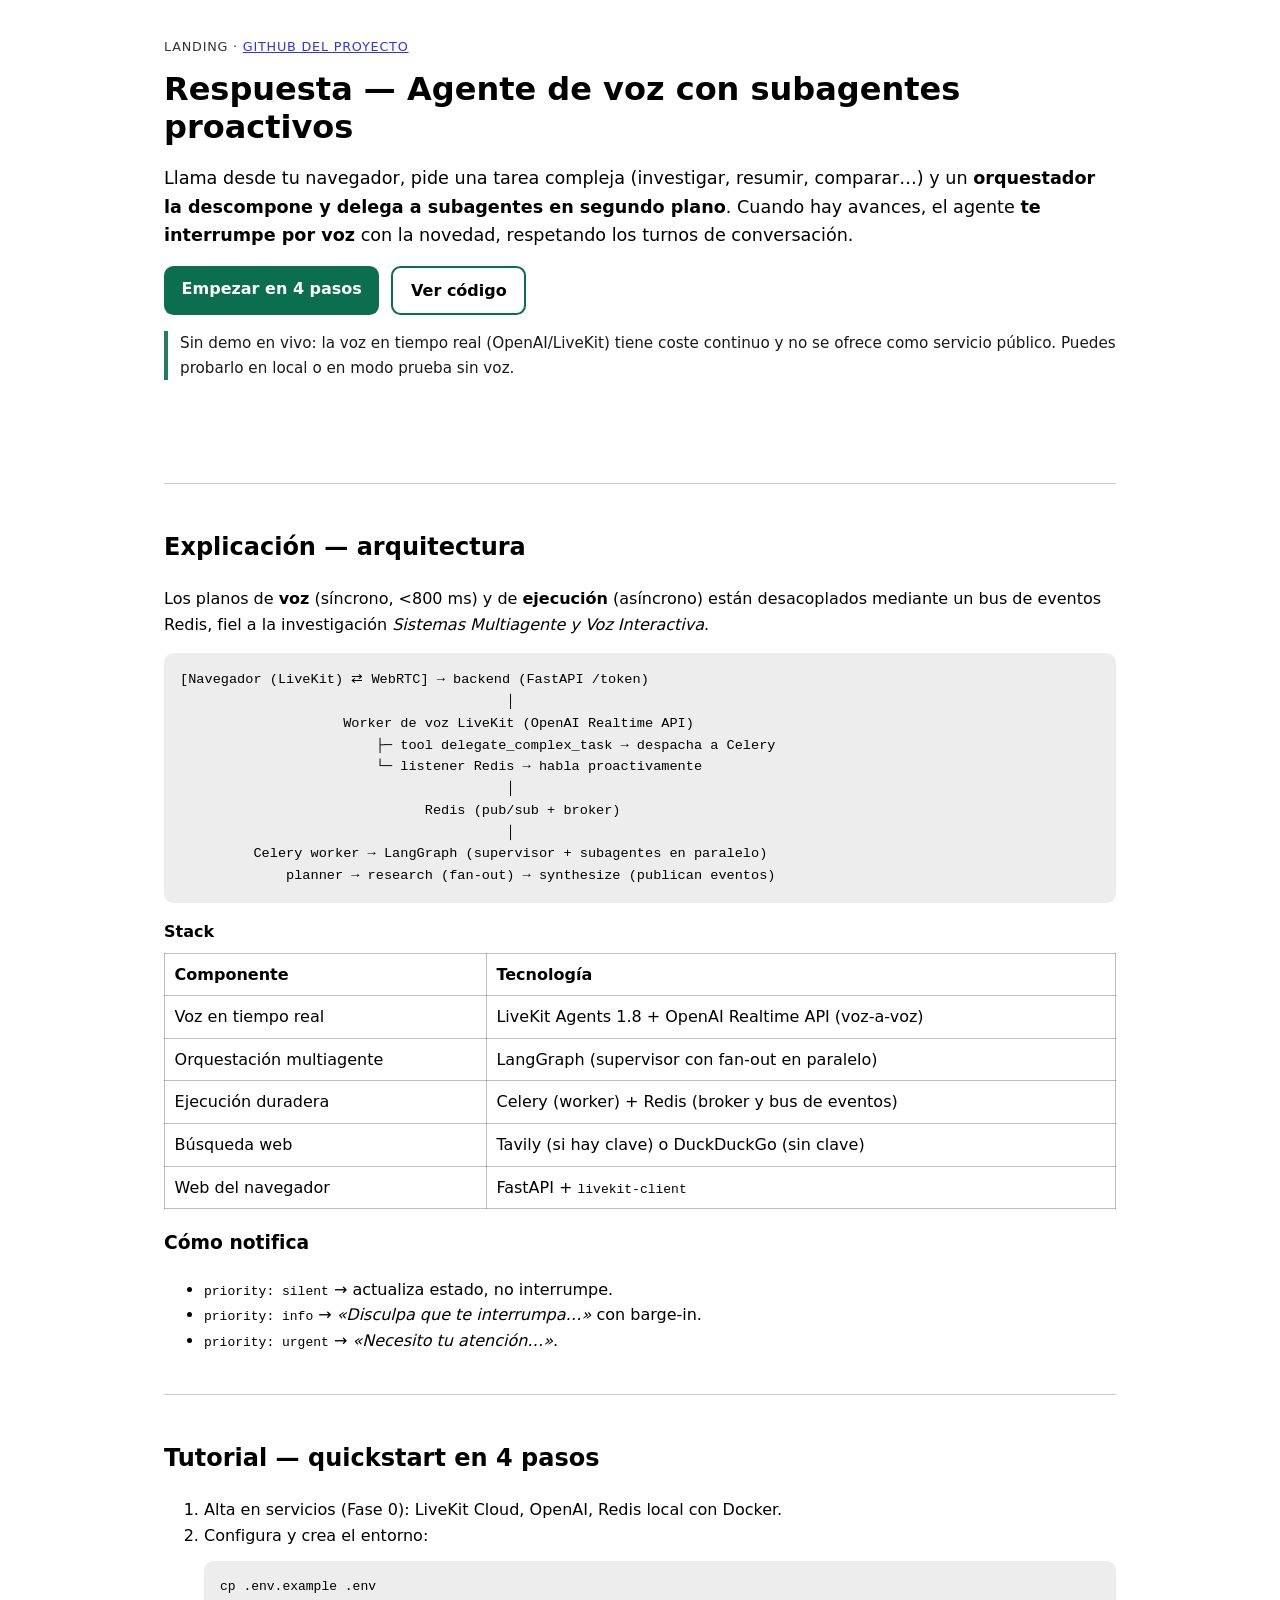
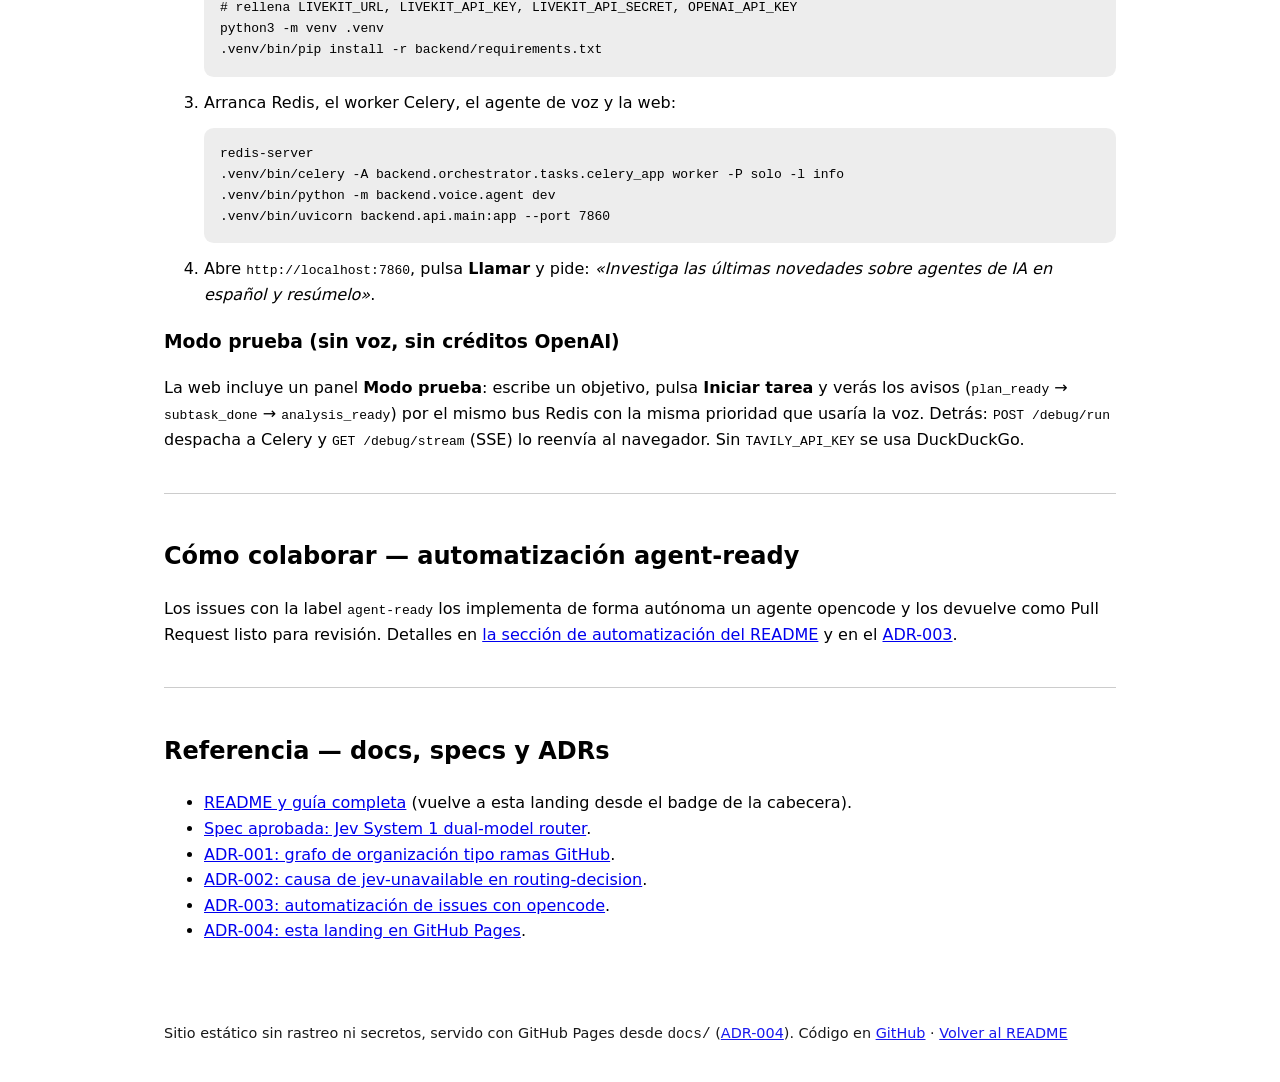
<file: docs/index.html>
<!DOCTYPE html>
<html lang="es">
<head>
  <meta charset="utf-8">
  <meta name="viewport" content="width=device-width, initial-scale=1">
  <title>Respuesta — Agente de voz con subagentes proactivos</title>
  <meta name="description" content="Agente de voz que delega tareas complejas a subagentes en segundo plano y te interrumpe por voz con los avances. Quickstart, arquitectura y docs.">
  <link rel="stylesheet" href="styles.css">
</head>
<body>
  <header class="hero">
    <p class="kicker">Landing · <a href="https://github.com/DiegoVicenteCamara/agente-respuesta">GitHub del proyecto</a></p>
    <h1>Respuesta — Agente de voz con subagentes proactivos</h1>
    <p class="pitch">
      Llama desde tu navegador, pide una tarea compleja (investigar, resumir,
      comparar…) y un <strong>orquestador la descompone y delega a subagentes en
      segundo plano</strong>. Cuando hay avances, el agente
      <strong>te interrumpe por voz</strong> con la novedad, respetando los turnos
      de conversación.
    </p>
    <p class="cta">
      <a class="btn" href="#quickstart">Empezar en 4 pasos</a>
      <a class="btn ghost" href="https://github.com/DiegoVicenteCamara/agente-respuesta">Ver código</a>
    </p>
    <p class="note">Sin demo en vivo: la voz en tiempo real (OpenAI/LiveKit) tiene coste continuo y no se ofrece como servicio público. Puedes probarlo en local o en modo prueba sin voz.</p>
  </header>

  <main>
    <section id="arquitectura" aria-labelledby="arquitectura-h">
      <h2 id="arquitectura-h">Explicación — arquitectura</h2>
      <p>
        Los planos de <strong>voz</strong> (síncrono, &lt;800&nbsp;ms) y de
        <strong>ejecución</strong> (asíncrono) están desacoplados mediante un bus
        de eventos Redis, fiel a la investigación
        <em>Sistemas Multiagente y Voz Interactiva</em>.
      </p>
      <pre class="diagram" aria-label="Diagrama de arquitectura">[Navegador (LiveKit) ⇄ WebRTC] → backend (FastAPI /token)
                                        │
                    Worker de voz LiveKit (OpenAI Realtime API)
                        ├─ tool delegate_complex_task → despacha a Celery
                        └─ listener Redis → habla proactivamente
                                        │
                              Redis (pub/sub + broker)
                                        │
         Celery worker → LangGraph (supervisor + subagentes en paralelo)
             planner → research (fan-out) → synthesize (publican eventos)</pre>
      <table class="stack">
        <caption>Stack</caption>
        <tr><th>Componente</th><th>Tecnología</th></tr>
        <tr><td>Voz en tiempo real</td><td>LiveKit Agents 1.8 + OpenAI Realtime API (voz-a-voz)</td></tr>
        <tr><td>Orquestación multiagente</td><td>LangGraph (supervisor con fan-out en paralelo)</td></tr>
        <tr><td>Ejecución duradera</td><td>Celery (worker) + Redis (broker y bus de eventos)</td></tr>
        <tr><td>Búsqueda web</td><td>Tavily (si hay clave) o DuckDuckGo (sin clave)</td></tr>
        <tr><td>Web del navegador</td><td>FastAPI + <code>livekit-client</code></td></tr>
      </table>
      <h3>Cómo notifica</h3>
      <ul>
        <li><code>priority: silent</code> → actualiza estado, no interrumpe.</li>
        <li><code>priority: info</code> → <em>«Disculpa que te interrumpa…»</em> con barge-in.</li>
        <li><code>priority: urgent</code> → <em>«Necesito tu atención…»</em>.</li>
      </ul>
    </section>

    <section id="quickstart" aria-labelledby="quickstart-h">
      <h2 id="quickstart-h">Tutorial — quickstart en 4 pasos</h2>
      <ol>
        <li>Alta en servicios (Fase 0): LiveKit Cloud, OpenAI, Redis local con Docker.</li>
        <li>Configura y crea el entorno:
          <pre><code>cp .env.example .env
# rellena LIVEKIT_URL, LIVEKIT_API_KEY, LIVEKIT_API_SECRET, OPENAI_API_KEY
python3 -m venv .venv
.venv/bin/pip install -r backend/requirements.txt</code></pre>
        </li>
        <li>Arranca Redis, el worker Celery, el agente de voz y la web:
          <pre><code>redis-server
.venv/bin/celery -A backend.orchestrator.tasks.celery_app worker -P solo -l info
.venv/bin/python -m backend.voice.agent dev
.venv/bin/uvicorn backend.api.main:app --port 7860</code></pre>
        </li>
        <li>Abre <code>http://localhost:7860</code>, pulsa <strong>Llamar</strong> y pide: <em>«Investiga las últimas novedades sobre agentes de IA en español y resúmelo»</em>.</li>
      </ol>
      <h3>Modo prueba (sin voz, sin créditos OpenAI)</h3>
      <p>
        La web incluye un panel <strong>Modo prueba</strong>: escribe un objetivo,
        pulsa <strong>Iniciar tarea</strong> y verás los avisos
        (<code>plan_ready</code> → <code>subtask_done</code> → <code>analysis_ready</code>)
        por el mismo bus Redis con la misma prioridad que usaría la voz.
        Detrás: <code>POST /debug/run</code> despacha a Celery y
        <code>GET /debug/stream</code> (SSE) lo reenvía al navegador.
        Sin <code>TAVILY_API_KEY</code> se usa DuckDuckGo.
      </p>
    </section>

    <section id="automatizacion" aria-labelledby="automatizacion-h">
      <h2 id="automatizacion-h">Cómo colaborar — automatización agent-ready</h2>
      <p>
        Los issues con la label <code>agent-ready</code> los implementa de forma
        autónoma un agente opencode y los devuelve como Pull Request listo para
        revisión. Detalles en
        <a href="https://github.com/DiegoVicenteCamara/agente-respuesta#implementaci%C3%B3n-aut%C3%B3noma-de-issues-opencode-en-ci">la sección de automatización del README</a>
        y en el <a href="decisions/ADR-003-automatizacion-de-issues-con-opencode-github-agent.md">ADR-003</a>.
      </p>
    </section>

    <section id="docs" aria-labelledby="docs-h">
      <h2 id="docs-h">Referencia — docs, specs y ADRs</h2>
      <ul>
        <li><a href="https://github.com/DiegoVicenteCamara/agente-respuesta">README y guía completa</a> (vuelve a esta landing desde el badge de la cabecera).</li>
        <li><a href="https://github.com/DiegoVicenteCamara/agente-respuesta/blob/main/SPEC-jev-router.md">Spec aprobada: Jev System 1 dual-model router</a>.</li>
        <li><a href="decisions/ADR-001-grafo-de-organizacion-tipo-ramas-github-con-columnas-reutilizables-por-tarea.md">ADR-001: grafo de organización tipo ramas GitHub</a>.</li>
        <li><a href="decisions/ADR-002-publicar-causa-de-jev-unavailable-en-routing-decision-detalle.md">ADR-002: causa de jev-unavailable en routing-decision</a>.</li>
        <li><a href="decisions/ADR-003-automatizacion-de-issues-con-opencode-github-agent.md">ADR-003: automatización de issues con opencode</a>.</li>
        <li><a href="decisions/ADR-004-landing-page-en-github-pages-desde-docs-con-deploy-por-actions.md">ADR-004: esta landing en GitHub Pages</a>.</li>
      </ul>
    </section>
  </main>

  <footer>
    <p>
      Sitio estático sin rastreo ni secretos, servido con GitHub Pages desde
      <code>docs/</code> (<a href="decisions/ADR-004-landing-page-en-github-pages-desde-docs-con-deploy-por-actions.md">ADR-004</a>).
      Código en <a href="https://github.com/DiegoVicenteCamara/agente-respuesta">GitHub</a> ·
      <a href="https://github.com/DiegoVicenteCamara/agente-respuesta">Volver al README</a>
    </p>
  </footer>
</body>
</html>
</file>
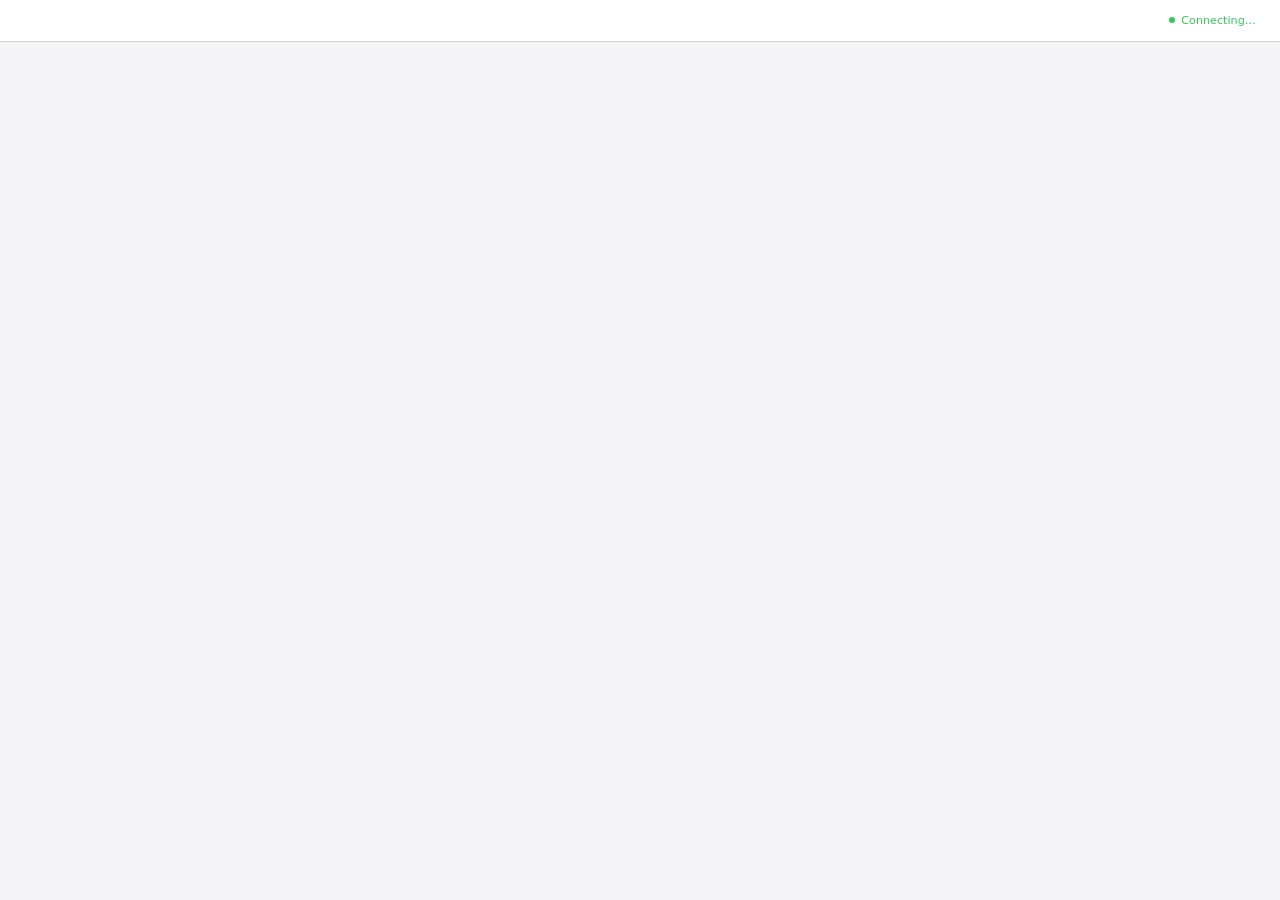
<file: .agents/skills/brainstorming/scripts/frame-template.html>
<!DOCTYPE html>
<html>
<head>
  <meta charset="utf-8">
  <title>Superpowers Brainstorming</title>
  <style>
    /*
     * BRAINSTORM COMPANION FRAME TEMPLATE
     *
     * This template provides a consistent frame with:
     * - OS-aware light/dark theming
     * - Header branding and connection status
     * - Scrollable main content area
     * - CSS helpers for common UI patterns
     *
     * Content is injected via placeholder comment in #frame-content.
     */

    * { box-sizing: border-box; margin: 0; padding: 0; }
    html, body { height: 100%; overflow: hidden; }

    /* ===== THEME VARIABLES ===== */
    :root {
      --bg-primary: #f5f5f7;
      --bg-secondary: #ffffff;
      --bg-tertiary: #e5e5e7;
      --border: #d1d1d6;
      --text-primary: #1d1d1f;
      --text-secondary: #86868b;
      --text-tertiary: #aeaeb2;
      --accent: #0071e3;
      --accent-hover: #0077ed;
      --success: #34c759;
      --warning: #ff9f0a;
      --error: #ff3b30;
      --selected-bg: #e8f4fd;
      --selected-border: #0071e3;
    }

    @media (prefers-color-scheme: dark) {
      :root {
        --bg-primary: #1d1d1f;
        --bg-secondary: #2d2d2f;
        --bg-tertiary: #3d3d3f;
        --border: #424245;
        --text-primary: #f5f5f7;
        --text-secondary: #86868b;
        --text-tertiary: #636366;
        --accent: #0a84ff;
        --accent-hover: #409cff;
        --selected-bg: rgba(10, 132, 255, 0.15);
        --selected-border: #0a84ff;
      }
    }

    body {
      font-family: system-ui, -apple-system, BlinkMacSystemFont, sans-serif;
      background: var(--bg-primary);
      color: var(--text-primary);
      display: flex;
      flex-direction: column;
      line-height: 1.5;
    }

    /* ===== FRAME STRUCTURE ===== */
    .brand { display: flex; align-items: center; min-width: 0; overflow: hidden; color: var(--text-secondary); line-height: 1; }
    .brand a { color: inherit; text-decoration: none; display: flex; align-items: center; gap: 0.5rem; min-width: 0; max-width: 100%; line-height: 1; }
    .brand-copy { display: block; min-width: 0; overflow: hidden; text-overflow: ellipsis; white-space: nowrap; line-height: 1; transform: translateY(-1px); }
    .brand-logo { display: block; height: 1em; width: auto; max-width: 180px; flex-shrink: 0; filter: invert(1); }
    @media (prefers-color-scheme: dark) {
      .brand-logo { filter: none; }
    }
    .status { font-size: 0.7rem; color: var(--status-color, var(--success)); display: flex; align-items: center; gap: 0.4rem; justify-self: end; white-space: nowrap; line-height: 1; }
    .status::before { content: ''; width: 6px; height: 6px; background: var(--status-color, var(--success)); border-radius: 50%; }

    .main { flex: 1; overflow-y: auto; }
    #frame-content { padding: 2rem; min-height: 100%; }

    .header {
      background: var(--bg-secondary);
      border-bottom: 1px solid var(--border);
      padding: 0.5rem 1.5rem;
      flex-shrink: 0;
      display: grid;
      grid-template-columns: minmax(0, 1fr) auto;
      align-items: center;
      gap: 1rem;
      min-height: 42px;
    }
    .header .brand { justify-self: start; width: 100%; font-size: 0.75rem; line-height: 1; }
    .header .status { grid-column: 2; line-height: 1; }
    .header span {
      font-size: 0.75rem;
      color: var(--text-secondary);
    }
    .header .selected-text {
      color: var(--accent);
      font-weight: 500;
    }

    /* ===== TYPOGRAPHY ===== */
    h2 { font-size: 1.5rem; font-weight: 600; margin-bottom: 0.5rem; }
    h3 { font-size: 1.1rem; font-weight: 600; margin-bottom: 0.25rem; }
    .subtitle { color: var(--text-secondary); margin-bottom: 1.5rem; }
    .section { margin-bottom: 2rem; }
    .label { font-size: 0.7rem; color: var(--text-secondary); text-transform: uppercase; letter-spacing: 0.05em; margin-bottom: 0.5rem; }

    /* ===== OPTIONS (for A/B/C choices) ===== */
    .options { display: flex; flex-direction: column; gap: 0.75rem; }
    .option {
      background: var(--bg-secondary);
      border: 2px solid var(--border);
      border-radius: 12px;
      padding: 1rem 1.25rem;
      cursor: pointer;
      transition: all 0.15s ease;
      display: flex;
      align-items: flex-start;
      gap: 1rem;
    }
    .option:hover { border-color: var(--accent); }
    .option.selected { background: var(--selected-bg); border-color: var(--selected-border); }
    .option .letter {
      background: var(--bg-tertiary);
      color: var(--text-secondary);
      width: 1.75rem; height: 1.75rem;
      border-radius: 6px;
      display: flex; align-items: center; justify-content: center;
      font-weight: 600; font-size: 0.85rem; flex-shrink: 0;
    }
    .option.selected .letter { background: var(--accent); color: white; }
    .option .content { flex: 1; }
    .option .content h3 { font-size: 0.95rem; margin-bottom: 0.15rem; }
    .option .content p { color: var(--text-secondary); font-size: 0.85rem; margin: 0; }

    /* ===== CARDS (for showing designs/mockups) ===== */
    .cards { display: grid; grid-template-columns: repeat(auto-fit, minmax(280px, 1fr)); gap: 1rem; }
    .card {
      background: var(--bg-secondary);
      border: 1px solid var(--border);
      border-radius: 12px;
      overflow: hidden;
      cursor: pointer;
      transition: all 0.15s ease;
    }
    .card:hover { border-color: var(--accent); transform: translateY(-2px); box-shadow: 0 4px 12px rgba(0,0,0,0.1); }
    .card.selected { border-color: var(--selected-border); border-width: 2px; }
    .card-image { background: var(--bg-tertiary); aspect-ratio: 16/10; display: flex; align-items: center; justify-content: center; }
    .card-body { padding: 1rem; }
    .card-body h3 { margin-bottom: 0.25rem; }
    .card-body p { color: var(--text-secondary); font-size: 0.85rem; }

    /* ===== MOCKUP CONTAINER ===== */
    .mockup {
      background: var(--bg-secondary);
      border: 1px solid var(--border);
      border-radius: 12px;
      overflow: hidden;
      margin-bottom: 1.5rem;
    }
    .mockup-header {
      background: var(--bg-tertiary);
      padding: 0.5rem 1rem;
      font-size: 0.75rem;
      color: var(--text-secondary);
      border-bottom: 1px solid var(--border);
    }
    .mockup-body { padding: 1.5rem; }

    /* ===== SPLIT VIEW (side-by-side comparison) ===== */
    .split { display: grid; grid-template-columns: 1fr 1fr; gap: 1.5rem; }
    @media (max-width: 700px) { .split { grid-template-columns: 1fr; } }

    /* ===== PROS/CONS ===== */
    .pros-cons { display: grid; grid-template-columns: 1fr 1fr; gap: 1rem; margin: 1rem 0; }
    .pros, .cons { background: var(--bg-secondary); border-radius: 8px; padding: 1rem; }
    .pros h4 { color: var(--success); font-size: 0.85rem; margin-bottom: 0.5rem; }
    .cons h4 { color: var(--error); font-size: 0.85rem; margin-bottom: 0.5rem; }
    .pros ul, .cons ul { margin-left: 1.25rem; font-size: 0.85rem; color: var(--text-secondary); }
    .pros li, .cons li { margin-bottom: 0.25rem; }

    /* ===== PLACEHOLDER (for mockup areas) ===== */
    .placeholder {
      background: var(--bg-tertiary);
      border: 2px dashed var(--border);
      border-radius: 8px;
      padding: 2rem;
      text-align: center;
      color: var(--text-tertiary);
    }

    /* ===== INLINE MOCKUP ELEMENTS ===== */
    .mock-nav { background: var(--accent); color: white; padding: 0.75rem 1rem; display: flex; gap: 1.5rem; font-size: 0.9rem; }
    .mock-sidebar { background: var(--bg-tertiary); padding: 1rem; min-width: 180px; }
    .mock-content { padding: 1.5rem; flex: 1; }
    .mock-button { background: var(--accent); color: white; border: none; padding: 0.5rem 1rem; border-radius: 6px; font-size: 0.85rem; }
    .mock-input { background: var(--bg-primary); border: 1px solid var(--border); border-radius: 6px; padding: 0.5rem; width: 100%; }
  </style>
</head>
<body>
  <div class="header">
    <!-- BRANDING -->
    <div class="status">Connecting…</div>
  </div>

  <div class="main">
    <div id="frame-content">
      <!-- CONTENT -->
    </div>
  </div>

</body>
</html>
</file>
<file: docs/styles.css>
:root { color-scheme: light dark; --max: 62rem; --accent: #0b6e4f; }
* { box-sizing: border-box; }
body { margin: 0; font-family: system-ui, -apple-system, "Segoe UI", Roboto, sans-serif; line-height: 1.6; color: CanvasText; background: Canvas; }
header.hero, main, footer { max-width: var(--max); margin: 0 auto; padding: 1.5rem 1.25rem; }
.kicker { text-transform: uppercase; letter-spacing: .06em; font-size: .8rem; opacity: .8; }
h1 { line-height: 1.2; margin: .25rem 0 1rem; }
.pitch { font-size: 1.1rem; }
.cta { display: flex; gap: .75rem; flex-wrap: wrap; margin: 1rem 0; }
.btn { display: inline-block; padding: .6rem 1.1rem; border-radius: .6rem; background: var(--accent); color: #fff; text-decoration: none; font-weight: 600; }
.btn.ghost { background: transparent; color: inherit; border: 2px solid var(--accent); }
.note { font-size: .95rem; opacity: .9; border-left: 4px solid var(--accent); padding-left: .75rem; }
section { margin-top: 2.5rem; border-top: 1px solid color-mix(in srgb, currentColor 20%, transparent); padding-top: 1.5rem; }
pre { overflow-x: auto; padding: 1rem; border-radius: .6rem; background: color-mix(in srgb, currentColor 7%, transparent); }
pre.diagram { font-size: .85rem; }
table.stack { border-collapse: collapse; width: 100%; margin-top: 1rem; }
table.stack caption { text-align: left; font-weight: 700; margin-bottom: .5rem; }
table.stack th, table.stack td { border: 1px solid color-mix(in srgb, currentColor 25%, transparent); padding: .5rem .6rem; text-align: left; vertical-align: top; }
footer { font-size: .9rem; opacity: .9; }
@media (max-width: 40rem) { pre.diagram { font-size: .72rem; } }
</file>
